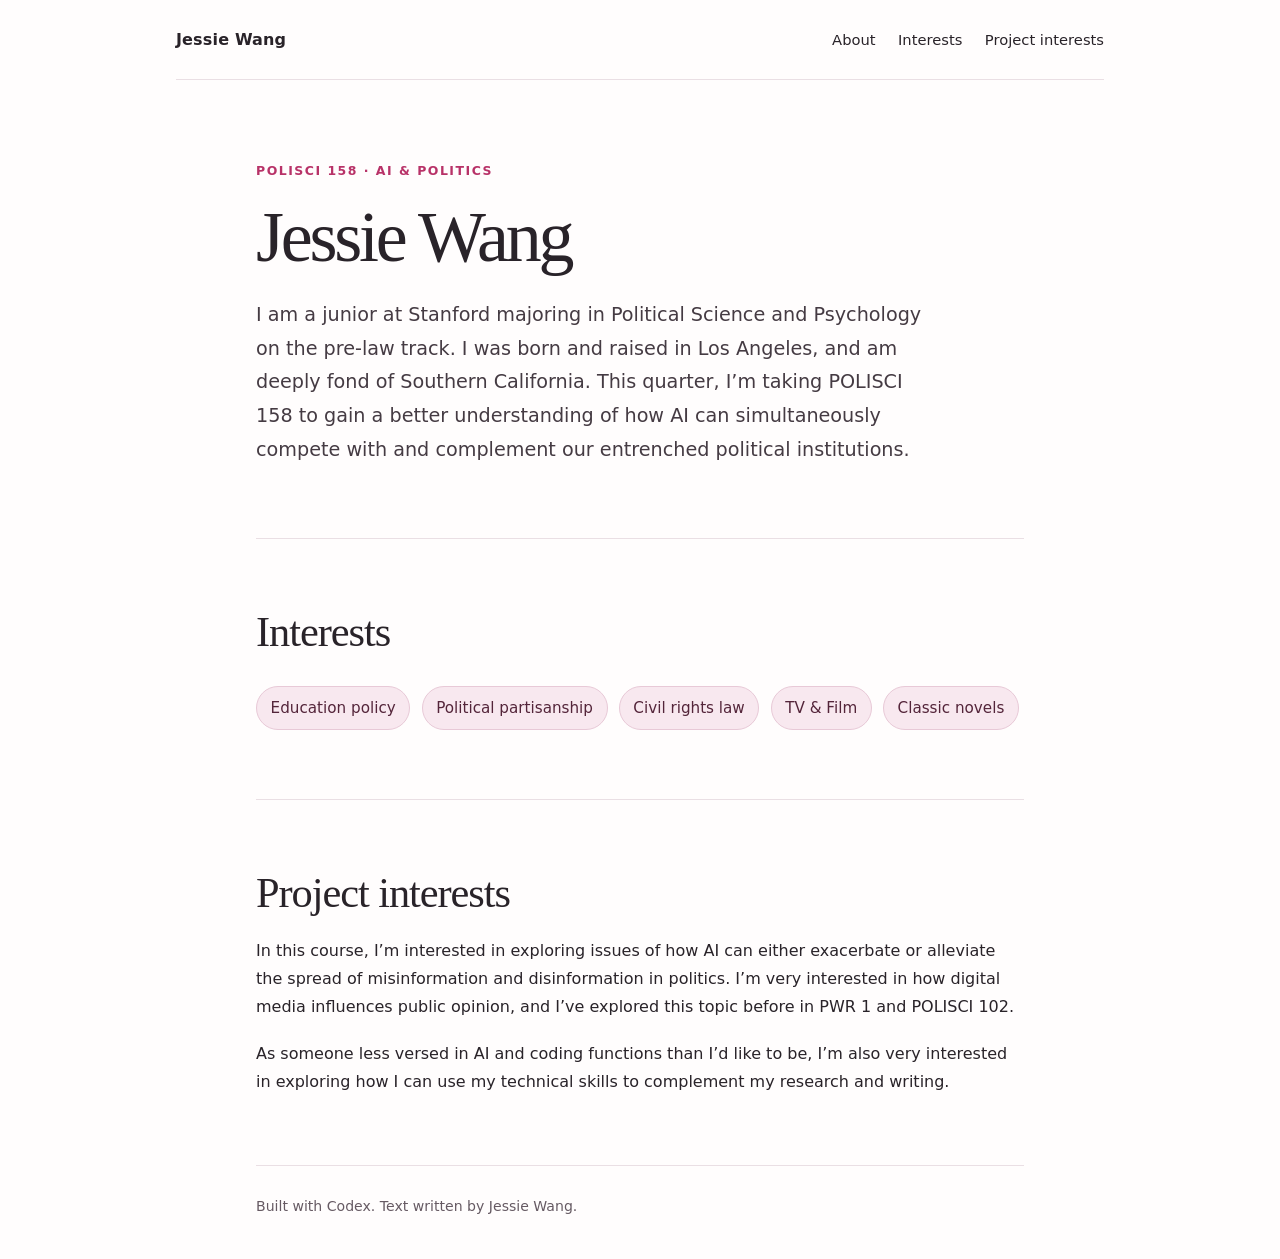
<file: index.html>
<!doctype html>
<html lang="en">
<head>
  <meta charset="utf-8">
  <meta name="viewport" content="width=device-width, initial-scale=1">
  <meta name="theme-color" content="#fff9fb">
  <title>Jessie Wang</title>
  <link rel="stylesheet" href="style.css">
</head>
<body>
  <header class="site-header">
    <a class="name" href="#about">Jessie Wang</a>
    <nav aria-label="Main navigation">
      <a href="#about">About</a>
      <a href="#interests">Interests</a>
      <a href="#project-interests">Project interests</a>
    </nav>
  </header>

  <main>
    <section class="intro" id="about" aria-labelledby="about-title">
      <p class="eyebrow">POLISCI 158 · AI &amp; Politics</p>
      <h1 id="about-title">Jessie Wang</h1>
      <p class="lead">I am a junior at Stanford majoring in Political Science and Psychology on the pre-law track. I was born and raised in Los Angeles, and am deeply fond of Southern California. This quarter, I’m taking POLISCI 158 to gain a better understanding of how AI can simultaneously compete with and complement our entrenched political institutions.</p>
    </section>

    <section id="interests" aria-labelledby="interests-title">
      <h2 id="interests-title">Interests</h2>
      <ul class="interest-list">
        <li>Education policy</li>
        <li>Political partisanship</li>
        <li>Civil rights law</li>
        <li>TV &amp; Film</li>
        <li>Classic novels</li>
      </ul>
    </section>

    <section id="project-interests" aria-labelledby="projects-title">
      <h2 id="projects-title">Project interests</h2>
      <p>In this course, I’m interested in exploring issues of how AI can either exacerbate or alleviate the spread of misinformation and disinformation in politics. I’m very interested in how digital media influences public opinion, and I’ve explored this topic before in PWR 1 and POLISCI 102.</p>
      <p>As someone less versed in AI and coding functions than I’d like to be, I’m also very interested in exploring how I can use my technical skills to complement my research and writing.</p>
    </section>
  </main>

  <footer>Built with Codex. Text written by Jessie Wang.</footer>
</body>
</html>
</file>
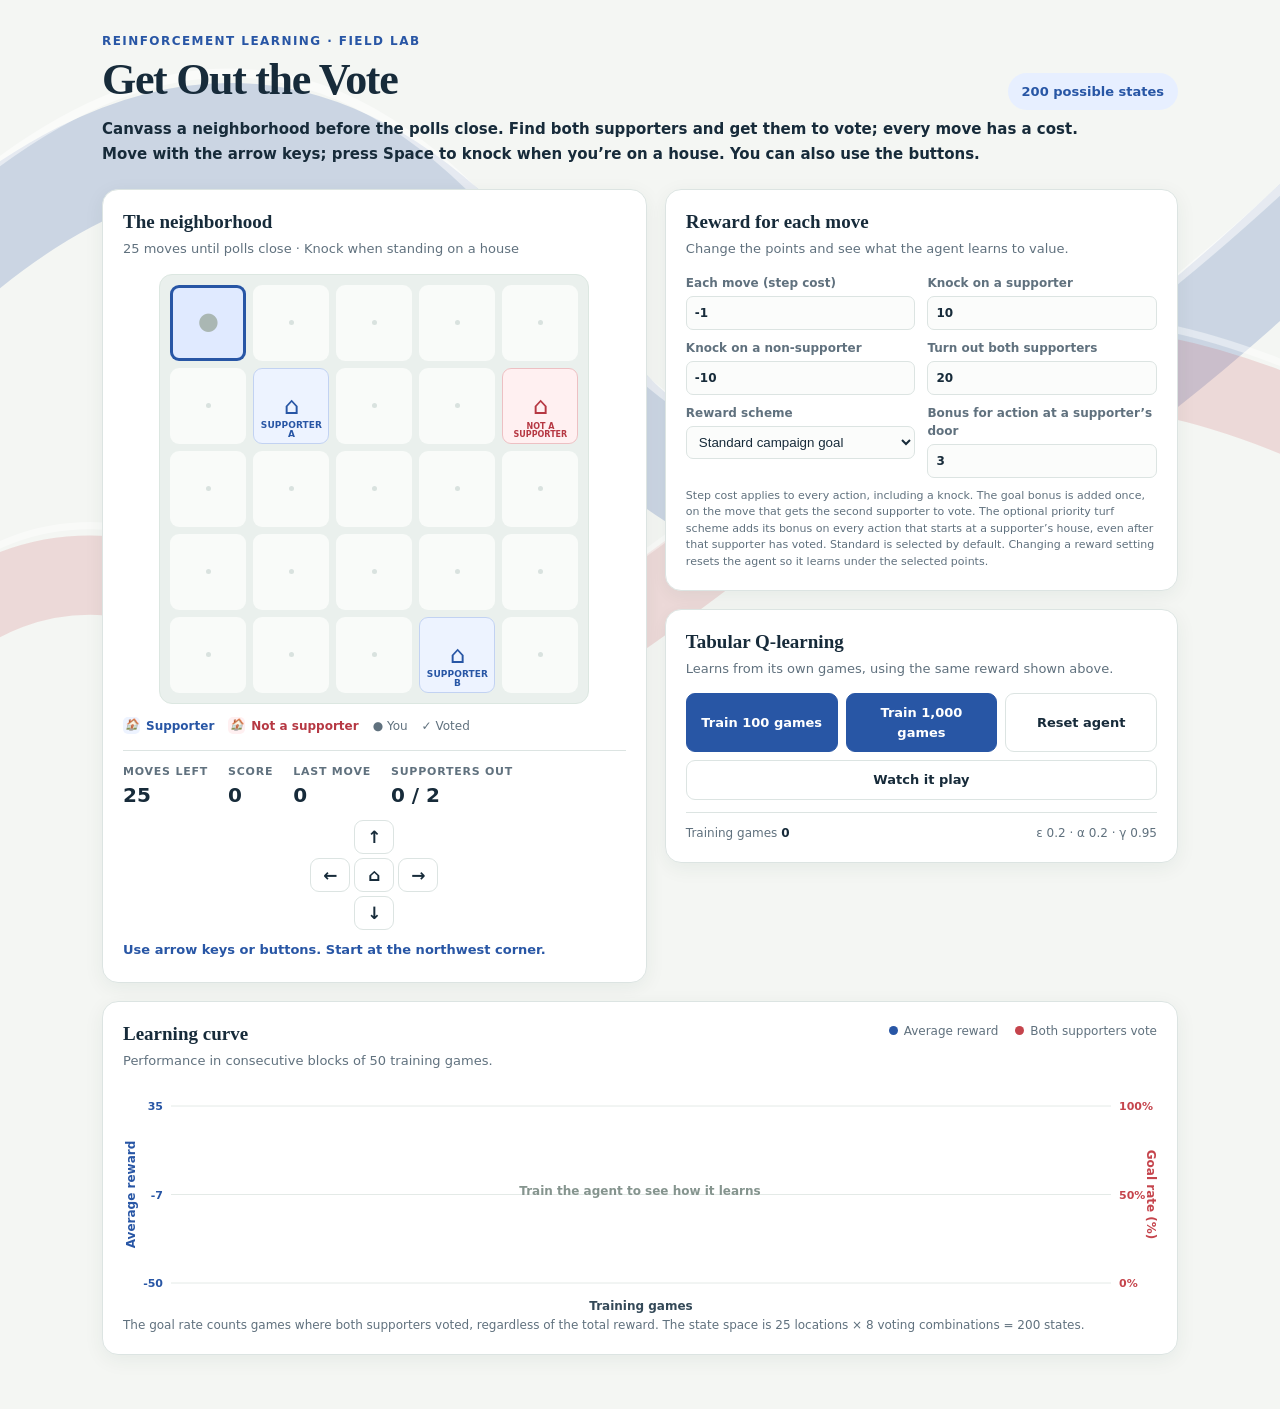
<file: rl-game/index.html>
<!doctype html>
<html lang="en">
<head>
  <meta charset="utf-8">
  <meta name="viewport" content="width=device-width, initial-scale=1">
  <title>Get Out the Vote — Reinforcement Learning Lab</title>
  <style>
    :root { color-scheme: light; --ink:#172b3a; --muted:#60717e; --paper:#f4f6f3; --card:#fff; --line:#dce4e2; --teal:#2856a5; --teal-light:#e7efff; --gold:#c5444c; --red:#bc3f4a; }
    * { box-sizing:border-box }
    body { position:relative; isolation:isolate; min-height:100vh; margin:0; background:var(--paper); color:var(--ink); font:15px/1.5 system-ui,-apple-system,BlinkMacSystemFont,"Segoe UI",sans-serif }
    body::before { content:""; position:fixed; z-index:-1; inset:0; pointer-events:none; background-image:url("data:image/svg+xml,%3Csvg xmlns='http://www.w3.org/2000/svg' viewBox='0 0 1600 1000' preserveAspectRatio='none'%3E%3Cpath d='M-120 340 C180 80 430 90 670 360 S1110 720 1730 170' fill='none' stroke='%232856a5' stroke-opacity='.2' stroke-width='118'/%3E%3Cpath d='M-100 720 C210 470 440 900 790 680 S1240 300 1710 500' fill='none' stroke='%23c5444c' stroke-opacity='.16' stroke-width='88'/%3E%3Cpath d='M-120 270 C180 10 430 20 670 290 S1110 650 1730 100' fill='none' stroke='%23ffffff' stroke-opacity='.5' stroke-width='10'/%3E%3Cpath d='M-100 665 C210 415 440 845 790 625 S1240 245 1710 445' fill='none' stroke='%23ffffff' stroke-opacity='.43' stroke-width='8'/%3E%3C/svg%3E"); background-size:cover; background-position:center; }
    button,input { font:inherit }
    button { cursor:pointer }
    .shell { max-width:1120px; margin:auto; padding:32px 22px 54px }
    header { display:block; margin-bottom:24px }
    .header-top { display:flex; align-items:flex-end; justify-content:space-between; gap:20px }
    .header-copy { margin-top:8px }
    .header-copy p { color:var(--ink); font-weight:650 }
    .header-copy p + p { margin-top:2px }
    .eyebrow { color:var(--teal); font-size:12px; font-weight:800; letter-spacing:.12em; text-transform:uppercase }
    h1 { font-family:Georgia,serif; font-size:clamp(30px,5vw,44px); line-height:1.1; letter-spacing:-.03em; margin:6px 0 }
    header p { color:var(--muted); margin:0; max-width:none }
    .state-count { background:var(--teal-light); border-radius:999px; padding:9px 14px; white-space:nowrap; color:#2856a5; font-size:13px; font-weight:700 }
    .layout { display:grid; grid-template-columns:minmax(320px,1.03fr) minmax(360px,.97fr); gap:18px; align-items:start }
    .card { background:var(--card); border:1px solid var(--line); border-radius:16px; padding:20px; box-shadow:0 5px 20px #163c3510 }
    .card h2 { font:700 19px/1.25 Georgia,serif; margin:0 0 5px }
    .sub { color:var(--muted); font-size:13px; margin:0 0 15px }
    .board-wrap { max-width:430px; margin:auto }
    .board { display:grid; grid-template-columns:repeat(5,minmax(0,1fr)); grid-template-rows:repeat(5,minmax(0,1fr)); gap:7px; aspect-ratio:1; padding:10px; background:#eaf0ed; border-radius:13px; border:1px solid #dce7e1 }
    .cell { position:relative; border-radius:9px; background:#f9fbf9; display:grid; place-items:center; min-width:0; color:#aab7b3 }
    .cell::after { content:""; width:5px; height:5px; border-radius:50%; background:#d9e2df }
    .cell.house { border:1px solid transparent }
    .cell.house.supporter { background:#edf3ff; color:#2856a5; border-color:#c2d2f2 }
    .cell.house.non-supporter { background:#fff0f1; color:#b63843; border-color:#edc0c3 }
    .cell.house::after { display:none }
    .cell .house-icon { font-size:24px; line-height:1 }
    .cell .house-label { position:absolute; left:2px; right:2px; bottom:3px; text-align:center; font-size:9px; line-height:1.05; font-weight:800; text-transform:uppercase; letter-spacing:.01em }
    .cell .house-label.long { font-size:8px; letter-spacing:0 }
    .cell.house.supporter.voted { background:#dbe7ff; border-color:#91afe8 }
    .cell.house.non-supporter.voted { background:#ffe0e2; border-color:#df9298 }
    .cell.house.supporter.voted .house-icon { font-size:19px; font-weight:900 }
    .cell.voted .house-icon { filter:saturate(.85) }
    .cell.agent { box-shadow:inset 0 0 0 3px var(--teal); background:#e0eaff }
    .cell.agent .person { position:absolute; font-size:24px; z-index:2; transform:translateY(-2px) }
    .legend { display:flex; flex-wrap:wrap; gap:14px; color:var(--muted); font-size:12px; margin:13px 0 15px }
    .legend span { display:flex; align-items:center; gap:6px }
    .legend .supporter-key { color:#2856a5; font-weight:700 }
    .legend .non-supporter-key { color:#b63843; font-weight:700 }
    .legend .non-supporter-key .swatch { background:#fff0f1 }
    .swatch { display:inline-grid; place-items:center; width:17px; height:17px; border-radius:5px; font-size:11px; background:#edf3ff }
    .status { display:flex; justify-content:space-between; align-items:center; border-top:1px solid var(--line); padding-top:13px; margin-top:4px; gap:12px }
    .metrics { display:flex; flex-wrap:wrap; gap:10px 20px }
    .metric small { display:block; color:var(--muted); font-size:11px; text-transform:uppercase; letter-spacing:.07em; font-weight:700 }
    .metric strong { font-size:20px; font-variant-numeric:tabular-nums }
    .controls { display:grid; grid-template-columns:1fr 1fr; gap:8px }
    .btn { border:1px solid var(--line); border-radius:9px; padding:9px 12px; background:#fff; color:var(--ink); font-weight:700; font-size:13px; transition:.15s ease }
    .btn:hover:not(:disabled) { border-color:#9ab7ae; transform:translateY(-1px) }
    .btn:disabled { opacity:.5; cursor:not-allowed }
    .btn.primary { background:var(--teal); border-color:var(--teal); color:white }
    .btn.primary:hover:not(:disabled) { background:#0e5952 }
    .directions { display:grid; grid-template-columns:repeat(3,40px); justify-content:center; gap:4px; margin:10px auto 2px }
    .directions .btn { padding:5px; font-size:17px; line-height:1.3 }
    .directions .empty { visibility:hidden }
    .section-gap { margin-top:18px }
    .reward-grid { display:grid; grid-template-columns:1fr 1fr; gap:9px 12px }
    label { color:var(--muted); font-size:12px; font-weight:650 }
    .reward-input { display:flex; align-items:center; gap:8px; margin-top:4px }
    .reward-input input, .reward-input select { width:100%; min-width:0; padding:7px 8px; border:1px solid var(--line); border-radius:7px; color:var(--ink); background:#fbfcfb }
    .reward-note { margin:10px 0 0; color:var(--muted); font-size:11px }
    .agent-actions { display:flex; flex-wrap:wrap; gap:8px; margin:12px 0 8px }
    .agent-actions .btn { flex:1 1 125px }
    .agent-summary { display:flex; justify-content:space-between; gap:12px; border-top:1px solid var(--line); padding-top:11px; margin-top:12px; color:var(--muted); font-size:12px }
    .agent-summary strong { color:var(--ink); font-variant-numeric:tabular-nums }
    .chart-card { grid-column:1 / -1 }
    .chart-head { display:flex; justify-content:space-between; align-items:flex-start; gap:16px }
    .chart-key { display:flex; gap:17px; color:var(--muted); font-size:12px; white-space:nowrap }
    .key-dot { display:inline-block; height:9px; width:9px; border-radius:50%; background:var(--teal); margin-right:6px }
    .key-dot.gold { background:var(--gold) }
    .chart { display:block; width:100%; height:220px; margin-top:8px }
    .chart-caption { color:var(--muted); font-size:12px; margin:2px 0 0 }
    .notice { min-height:22px; margin-top:10px; font-size:13px; color:var(--teal); font-weight:650 }
    @media(max-width:780px) { .header-top { align-items:flex-start; flex-direction:column; gap:8px } .layout { grid-template-columns:1fr } .chart-card { grid-column:auto } }
    @media(max-width:420px) { .shell { padding:22px 12px 36px } .card { padding:16px } .chart-head { flex-direction:column } .chart-key { white-space:normal } }
  </style>
</head>
<body>
  <main class="shell">
    <header>
      <div class="header-top"><div><div class="eyebrow">Reinforcement learning · field lab</div><h1>Get Out the Vote</h1></div><div class="state-count">200 possible states</div></div>
      <div class="header-copy"><p>Canvass a neighborhood before the polls close. Find both supporters and get them to vote; every move has a cost.</p><p>Move with the arrow keys; press Space to knock when you’re on a house. You can also use the buttons.</p></div>
    </header>
    <div class="layout">
      <section class="card" aria-labelledby="game-title">
        <h2 id="game-title">The neighborhood</h2>
        <p class="sub">25 moves until polls close · Knock when standing on a house</p>
        <div class="board-wrap"><div class="board" id="board" role="grid" aria-label="Five by five neighborhood grid"></div></div>
        <div class="legend"><span class="supporter-key"><i class="swatch">🏠</i> Supporter</span><span class="non-supporter-key"><i class="swatch">🏠</i> Not a supporter</span><span>● You</span><span>✓ Voted</span></div>
        <div class="status">
          <div class="metrics"><div class="metric"><small>Moves left</small><strong id="moves-left">25</strong></div><div class="metric"><small>Score</small><strong id="score">0</strong></div><div class="metric"><small>Last move</small><strong id="last-reward">0</strong></div><div class="metric"><small>Supporters out</small><strong id="turned-out">0 / 2</strong></div></div>
        </div>
        <div class="directions" aria-label="Move controls"><span class="empty"></span><button class="btn" data-human="up" aria-label="Move up">↑</button><span class="empty"></span><button class="btn" data-human="left" aria-label="Move left">←</button><button class="btn" data-human="knock" aria-label="Knock on this house">⌂</button><button class="btn" data-human="right" aria-label="Move right">→</button><span class="empty"></span><button class="btn" data-human="down" aria-label="Move down">↓</button><span class="empty"></span></div>
        <div class="notice" id="notice" aria-live="polite">Use arrow keys or buttons. Start at the northwest corner.</div>
      </section>
      <div>
        <section class="card" aria-labelledby="reward-title">
          <h2 id="reward-title">Reward for each move</h2>
          <p class="sub">Change the points and see what the agent learns to value.</p>
          <div class="reward-grid">
            <label>Each move (step cost)<span class="reward-input"><input type="number" id="r-step" value="-1" step="1"></span></label>
            <label>Knock on a supporter<span class="reward-input"><input type="number" id="r-support" value="10" step="1"></span></label>
            <label>Knock on a non-supporter<span class="reward-input"><input type="number" id="r-nonsupport" value="-10" step="1"></span></label>
            <label>Turn out both supporters<span class="reward-input"><input type="number" id="r-goal" value="20" step="1"></span></label>
            <label>Reward scheme<span class="reward-input"><select id="reward-scheme"><option value="standard">Standard campaign goal</option><option value="turf">Priority turf activity bonus</option></select></span></label>
            <label>Bonus for action at a supporter’s door<span class="reward-input"><input type="number" id="r-turf" value="3" step="1"></span></label>
          </div>
          <p class="reward-note">Step cost applies to every action, including a knock. The goal bonus is added once, on the move that gets the second supporter to vote. The optional priority turf scheme adds its bonus on every action that starts at a supporter’s house, even after that supporter has voted. Standard is selected by default. Changing a reward setting resets the agent so it learns under the selected points.</p>
        </section>
        <section class="card section-gap" aria-labelledby="agent-title">
          <h2 id="agent-title">Tabular Q-learning</h2>
          <p class="sub">Learns from its own games, using the same reward shown above.</p>
          <div class="agent-actions"><button class="btn primary" id="train-100">Train 100 games</button><button class="btn primary" id="train-1000">Train 1,000 games</button><button class="btn" id="reset-agent">Reset agent</button><button class="btn" id="watch">Watch it play</button></div>
          <div class="agent-summary"><span>Training games <strong id="games-count">0</strong></span><span>ε 0.2 · α 0.2 · γ 0.95</span></div>
        </section>
      </div>
      <section class="card chart-card" aria-labelledby="chart-title">
        <div class="chart-head"><div><h2 id="chart-title">Learning curve</h2><p class="sub">Performance in consecutive blocks of 50 training games.</p></div><div class="chart-key"><span><i class="key-dot"></i>Average reward</span><span><i class="key-dot gold"></i>Both supporters vote</span></div></div>
        <canvas class="chart" id="chart" aria-label="Learning curve chart"></canvas>
        <p class="chart-caption">The goal rate counts games where both supporters voted, regardless of the total reward. The state space is 25 locations × 8 voting combinations = 200 states.</p>
      </section>
    </div>
  </main>
  <script>
    // One step-cost term, one door-outcome term, and a one-time real-goal bonus.
    function reward(event, points) {
      let total = 0;
      total += points.step; // Every action uses one move, so each action gets this cost.
      if (event.knock === "supporter") total += points.supporter; // Reward turning out a supporter, once.
      if (event.knock === "non-supporter") total += points.nonSupporter; // Apply the configured result of a non-supporter door.
      if (event.goalReached) total += points.goal; // Add a one-time bonus when the second supporter votes.
      if (event.atSupporterHouse) total += points.turfPresence; // Optional activity bonus, repeated on each action from a supporter house.
      return total;
    }

    const SIZE = 5, HORIZON = 25, ACTIONS = ["up", "right", "down", "left", "knock"];
    const houses = [
      { x: 1, y: 1, supporter: true, name: "A" },
      { x: 4, y: 1, supporter: false, name: "C" },
      { x: 3, y: 4, supporter: true, name: "B" }
    ];
    const points = { step: -1, supporter: 10, nonSupporter: -10, goal: 20, turfPresence: 0 };
    const rewardInputs = { step: "r-step", supporter: "r-support", nonSupporter: "r-nonsupport", goal: "r-goal", turf: "r-turf" };
    let human = freshState(), trainingGames = 0, q = new Map(), history = [], rng = seededRandom(172232), busy = false;

    function freshState() { return { x: 0, y: 0, votes: 0, moves: HORIZON, score: 0, lastReward: 0, done: false }; }
    function seededRandom(seed) {
      let value = seed >>> 0;
      return function() { value = (value + 0x6D2B79F5) >>> 0; let t = value; t = Math.imul(t ^ (t >>> 15), t | 1); t ^= t + Math.imul(t ^ (t >>> 7), t | 61); return ((t ^ (t >>> 14)) >>> 0) / 4294967296; };
    }
    function randomInt(max) { return Math.floor(rng() * max); }
    function key(s) { return `${s.x},${s.y},${s.votes}`; }
    function validActions(s) {
      const out = [];
      if (s.y > 0) out.push("up"); if (s.x < 4) out.push("right");
      if (s.y < 4) out.push("down"); if (s.x > 0) out.push("left");
      if (houses.some((h, i) => h.x === s.x && h.y === s.y && !(s.votes & (1 << i)))) out.push("knock");
      return out;
    }
    function transition(s, action) {
      const next = { ...s, moves: s.moves - 1 };
      const event = { knock: null, goalReached: false, atSupporterHouse: houses.some(h => h.supporter && h.x === s.x && h.y === s.y) };
      if (action === "up") next.y--; if (action === "right") next.x++;
      if (action === "down") next.y++; if (action === "left") next.x--;
      if (action === "knock") {
        const i = houses.findIndex(h => h.x === s.x && h.y === s.y);
        if (i >= 0 && !(s.votes & (1 << i))) {
          event.knock = houses[i].supporter ? "supporter" : "non-supporter";
          next.votes |= 1 << i;
          if (houses[i].supporter) {
            const wasGoal = houses.filter((h, j) => h.supporter && (s.votes & (1 << j))).length === 2;
            event.goalReached = !wasGoal && houses.filter((h, j) => h.supporter && (next.votes & (1 << j))).length === 2;
          }
        }
      }
      const pointsNow = reward(event, points);
      next.score += pointsNow;
      next.lastReward = pointsNow;
      next.done = next.moves <= 0 || houses.filter((h, i) => h.supporter && (next.votes & (1 << i))).length === 2;
      return { state: next, reward: pointsNow, event };
    }
    function values(s) { const k = key(s); if (!q.has(k)) q.set(k, Object.fromEntries(ACTIONS.map(a => [a, 0]))); return q.get(k); }
    function choose(s, explore) {
      const acts = validActions(s);
      if (explore && rng() < 0.2) return acts[randomInt(acts.length)];
      const v = values(s), high = Math.max(...acts.map(a => v[a]));
      return acts.filter(a => v[a] === high)[randomInt(acts.filter(a => v[a] === high).length)];
    }
    function learnOne() {
      let s = freshState(), total = 0, goal = false;
      while (!s.done) {
        const action = choose(s, true), result = transition(s, action), next = result.state;
        const row = values(s), old = row[action];
        const future = next.done ? 0 : Math.max(...validActions(next).map(a => values(next)[a]));
        row[action] = old + 0.2 * (result.reward + 0.95 * future - old);
        s = next; total += result.reward; goal = goal || result.event.goalReached;
      }
      return { total, goal };
    }
    let pendingBlock = [];
    function trainTracked(count) {
      if (busy) return;
      const results = [];
      for (let i = 0; i < count; i++) { results.push(learnOne()); trainingGames++; if (trainingGames % 50 === 0) { const all = pendingBlock.concat(results); const last = all.slice(-50); history.push({ game: trainingGames, average: last.reduce((a, r) => a + r.total, 0) / last.length, rate: last.filter(r => r.goal).length / last.length }); pendingBlock = []; } }
      const remainder = trainingGames % 50;
      pendingBlock = remainder ? pendingBlock.concat(results.slice(-remainder)) : [];
      document.getElementById("games-count").textContent = trainingGames.toLocaleString(); drawChart();
      setNotice(`Trained ${count.toLocaleString()} games. The agent has seen ${trainingGames.toLocaleString()} in total.`);
    }
    function currentPoints() {
      for (const [name, id] of Object.entries(rewardInputs)) if (name !== "turf") points[name] = Number(document.getElementById(id).value) || 0;
      const scheme = document.getElementById("reward-scheme").value;
      points.turfPresence = scheme === "turf" ? Number(document.getElementById(rewardInputs.turf).value) || 0 : 0;
    }
    function resetAgent(message = "Agent reset. The seeded random sequence has restarted.") {
      q = new Map(); history = []; pendingBlock = []; trainingGames = 0; rng = seededRandom(172232);
      document.getElementById("games-count").textContent = "0"; drawChart(); setNotice(message);
    }
    function setNotice(message) { document.getElementById("notice").textContent = message; }
    function turnHuman(action) {
      if (human.done || busy) return;
      const acts = validActions(human);
      if (!acts.includes(action)) { if (action === "knock") setNotice("There is no unvisited house on this square."); return; }
      currentPoints(); const result = transition(human, action); human = result.state; render();
      const event = result.event;
      if (event.goalReached) setNotice("Both supporters voted! You reached the real goal.");
      else if (event.knock === "supporter") setNotice("A supporter is heading to the polls.");
      else if (event.knock === "non-supporter") setNotice("No supporter here. Keep canvassing.");
      else if (human.done) setNotice("Polls closed. Your final score is " + human.score + ".");
      else setNotice("Move made. " + human.moves + " moves left.");
    }
    function render() {
      const board = document.getElementById("board"); board.innerHTML = "";
      for (let y = 0; y < SIZE; y++) for (let x = 0; x < SIZE; x++) {
        const h = houses.find((v, i) => v.x === x && v.y === y), index = h ? houses.indexOf(h) : -1;
        const cell = document.createElement("div"); cell.className = "cell" + (h ? ` house ${h.supporter ? "supporter" : "non-supporter"}` : "") + (h && (human.votes & (1 << index)) ? " voted" : "") + (human.x === x && human.y === y ? " agent" : ""); cell.setAttribute("role", "gridcell");
        if (h) { const hasVoted = h.supporter && (human.votes & (1 << index)); const icon = document.createElement("span"); icon.className = "house-icon"; icon.textContent = hasVoted ? "✓" : "⌂"; const label = document.createElement("span"); label.className = "house-label" + (h.supporter ? "" : " long"); label.textContent = h.supporter ? `Supporter ${h.name}` : "Not a supporter"; cell.append(icon, label); }
        if (human.x === x && human.y === y) { const person = document.createElement("span"); person.className = "person"; person.textContent = "●"; cell.append(person); }
        board.append(cell);
      }
      document.getElementById("moves-left").textContent = human.moves; document.getElementById("score").textContent = human.score;
      document.getElementById("last-reward").textContent = human.lastReward > 0 ? `+${human.lastReward}` : human.lastReward;
      const turned = houses.filter((h, i) => h.supporter && (human.votes & (1 << i))).length;
      document.getElementById("turned-out").textContent = `${turned} / 2`;
      document.querySelectorAll("[data-human]").forEach(b => b.disabled = human.done || busy);
      document.getElementById("watch").disabled = busy;
      document.getElementById("train-100").disabled = busy;
      document.getElementById("train-1000").disabled = busy;
      document.getElementById("reset-agent").disabled = busy;
      Object.values(rewardInputs).forEach(id => document.getElementById(id).disabled = busy);
      document.getElementById("reward-scheme").disabled = busy;
    }
    function drawChart() {
      const canvas = document.getElementById("chart"), rect = canvas.getBoundingClientRect(), dpr = window.devicePixelRatio || 1;
      canvas.width = Math.max(1, rect.width * dpr); canvas.height = 220 * dpr;
      const ctx = canvas.getContext("2d"); ctx.scale(dpr, dpr);
      const w = rect.width, h = 220, pad = { l:48, r:46, t:12, b:31 }, cw = w - pad.l - pad.r, ch = h - pad.t - pad.b;
      ctx.clearRect(0, 0, w, h); ctx.font = "11px system-ui"; ctx.lineWidth = 1;
      const minY = Math.min(-50, ...history.map(p => p.average - 5)), maxY = Math.max(35, ...history.map(p => p.average + 5));
      const yFor = v => pad.t + ch * (1 - (v - minY) / (maxY - minY));
      [minY, (minY + maxY) / 2, maxY].forEach(v => { const y = yFor(v); ctx.strokeStyle = "#e4eae7"; ctx.beginPath(); ctx.moveTo(pad.l, y); ctx.lineTo(w - pad.r, y); ctx.stroke(); ctx.fillStyle = "#2856a5"; ctx.font = "600 11px system-ui"; ctx.textAlign = "right"; ctx.fillText(Math.round(v), pad.l - 8, y + 4); });
      [0, .5, 1].forEach(v => { const y = pad.t + ch * (1 - v); ctx.fillStyle = "#c5444c"; ctx.font = "600 11px system-ui"; ctx.textAlign = "left"; ctx.fillText(Math.round(v * 100) + "%", w - pad.r + 8, y + 4); });
      ctx.save(); ctx.translate(12, pad.t + ch / 2); ctx.rotate(-Math.PI / 2); ctx.fillStyle = "#2856a5"; ctx.font = "700 12px system-ui"; ctx.textAlign = "center"; ctx.fillText("Average reward", 0, 0); ctx.restore();
      ctx.save(); ctx.translate(w - 10, pad.t + ch / 2); ctx.rotate(Math.PI / 2); ctx.fillStyle = "#c5444c"; ctx.font = "700 12px system-ui"; ctx.textAlign = "center"; ctx.fillText("Goal rate (%)", 0, 0); ctx.restore();
      ctx.fillStyle = "#344958"; ctx.font = "700 12px system-ui"; ctx.textAlign = "center"; ctx.fillText("Training games", pad.l + cw / 2, h - 4);
      if (!history.length) { ctx.textAlign = "center"; ctx.fillStyle = "#85948e"; ctx.fillText("Train the agent to see how it learns", w / 2, pad.t + ch / 2); return; }
      const xFor = i => pad.l + (history.length === 1 ? cw / 2 : cw * i / (history.length - 1));
      const plot = (field, color, mapY) => { ctx.strokeStyle = color; ctx.lineWidth = 2; ctx.beginPath(); history.forEach((p, i) => { const x = xFor(i), y = mapY(p[field]); i ? ctx.lineTo(x, y) : ctx.moveTo(x, y); }); ctx.stroke(); history.forEach((p, i) => { ctx.fillStyle = color; ctx.beginPath(); ctx.arc(xFor(i), mapY(p[field]), 2.5, 0, Math.PI * 2); ctx.fill(); }); };
      plot("average", "#2856a5", yFor); plot("rate", "#c5444c", v => pad.t + ch * (1 - v));
      ctx.fillStyle = "#74847e"; ctx.textAlign = "left"; ctx.fillText("50", pad.l, h - 16); ctx.textAlign = "right"; ctx.fillText(String(history[history.length - 1].game), w - pad.r, h - 16);
    }
    async function watchGame() {
      if (busy) return;
      currentPoints(); busy = true; human = freshState(); render(); setNotice("The agent is playing without exploration.");
      await new Promise(r => setTimeout(r, 350));
      while (!human.done) {
        const action = choose(human, false); human = transition(human, action).state; render();
        await new Promise(r => setTimeout(r, 280));
      }
      busy = false; render();
      const goal = houses.filter((h, i) => h.supporter && (human.votes & (1 << i))).length === 2;
      setNotice(goal ? `The agent turned out both supporters and scored ${human.score}.` : `Polls closed. The agent scored ${human.score} and turned out ${document.getElementById("turned-out").textContent}.`);
    }
    document.querySelectorAll("[data-human]").forEach(b => b.addEventListener("click", () => turnHuman(b.dataset.human)));
    document.addEventListener("keydown", e => { if (e.target.matches("input, textarea, select")) return; const map = { ArrowUp:"up", ArrowRight:"right", ArrowDown:"down", ArrowLeft:"left", " ":"knock", Enter:"knock" }; if (map[e.key]) { e.preventDefault(); turnHuman(map[e.key]); } });
    document.getElementById("train-100").addEventListener("click", () => { currentPoints(); trainTracked(100); });
    document.getElementById("train-1000").addEventListener("click", () => { currentPoints(); trainTracked(1000); });
    document.getElementById("reset-agent").addEventListener("click", () => resetAgent());
    document.getElementById("watch").addEventListener("click", watchGame);
    Object.values(rewardInputs).forEach(id => document.getElementById(id).addEventListener("change", () => { currentPoints(); resetAgent("Reward settings changed. The agent is ready to learn with the new points."); }));
    document.getElementById("reward-scheme").addEventListener("change", () => { currentPoints(); resetAgent("Reward scheme changed. The agent is ready to learn with the new points."); });
    window.addEventListener("resize", drawChart);
    render(); drawChart();
  </script>
</body>
</html>
</file>
<file: style.css>
:root {
  color-scheme: light;
  --ink: #292329;
  --muted: #665a63;
  --accent: #b83268;
  --accent-soft: #f8e8ef;
  --paper: #fffdfd;
  --rule: #eadfe4;
}

* { box-sizing: border-box; }

html { scroll-behavior: smooth; }

body {
  margin: 0;
  background: var(--paper);
  color: var(--ink);
  font-family: system-ui, -apple-system, BlinkMacSystemFont, "Segoe UI", sans-serif;
  font-size: 1rem;
  line-height: 1.75;
}

.site-header {
  width: min(100% - 2.5rem, 58rem);
  min-height: 5rem;
  margin: 0 auto;
  display: flex;
  align-items: center;
  justify-content: space-between;
  gap: 1.5rem;
  border-bottom: 1px solid var(--rule);
}

.name, nav a {
  color: var(--ink);
  text-decoration: none;
}

.name { font-weight: 650; letter-spacing: .01em; }

nav {
  display: flex;
  flex-wrap: wrap;
  justify-content: flex-end;
  gap: .4rem 1.4rem;
  font-size: .92rem;
}

nav a { padding: .35rem 0; }
nav a:hover, nav a:focus-visible, .name:hover, .name:focus-visible { color: var(--accent); }

a:focus-visible { outline: 2px solid var(--accent); outline-offset: 4px; border-radius: 2px; }

main {
  width: min(100% - 2.5rem, 48rem);
  margin: 0 auto;
}

section { padding: 4.3rem 0; border-bottom: 1px solid var(--rule); scroll-margin-top: 1.5rem; }

.intro { padding-top: 5rem; padding-bottom: 4.5rem; }

.eyebrow {
  margin: 0 0 .9rem;
  color: var(--accent);
  font-size: .78rem;
  font-weight: 700;
  letter-spacing: .12em;
  text-transform: uppercase;
}

h1, h2 {
  margin: 0 0 1.2rem;
  font-family: Georgia, "Times New Roman", serif;
  font-weight: 400;
  line-height: 1.15;
}

h1 { font-size: clamp(2.8rem, 9vw, 4.5rem); letter-spacing: -.045em; }
h2 { font-size: clamp(2rem, 6vw, 2.65rem); letter-spacing: -.025em; }
p { margin: 0 0 1.2rem; }
p:last-child { margin-bottom: 0; }
.lead { max-width: 43rem; color: #453b43; font-size: clamp(1.08rem, 2.5vw, 1.2rem); }

.interest-list {
  display: flex;
  flex-wrap: wrap;
  gap: .7rem;
  margin: 1.8rem 0 0;
  padding: 0;
  list-style: none;
}

.interest-list li {
  padding: .5rem .85rem;
  border: 1px solid #e8c9d7;
  border-radius: 999px;
  background: var(--accent-soft);
  color: #54253a;
  font-size: .95rem;
}

footer {
  width: min(100% - 2.5rem, 48rem);
  margin: 0 auto;
  padding: 1.8rem 0 2.5rem;
  color: var(--muted);
  font-size: .88rem;
}

@media (max-width: 38rem) {
  .site-header {
    width: min(100% - 2rem, 48rem);
    align-items: flex-start;
    flex-direction: column;
    justify-content: center;
    gap: .45rem;
    padding: 1rem 0;
  }
  nav { justify-content: flex-start; gap: .25rem 1rem; font-size: .88rem; }
  main, footer { width: min(100% - 2rem, 48rem); }
  section { padding: 3.2rem 0; }
  .intro { padding-top: 3.5rem; }
}

@media (prefers-reduced-motion: reduce) {
  html { scroll-behavior: auto; }
}
</file>
